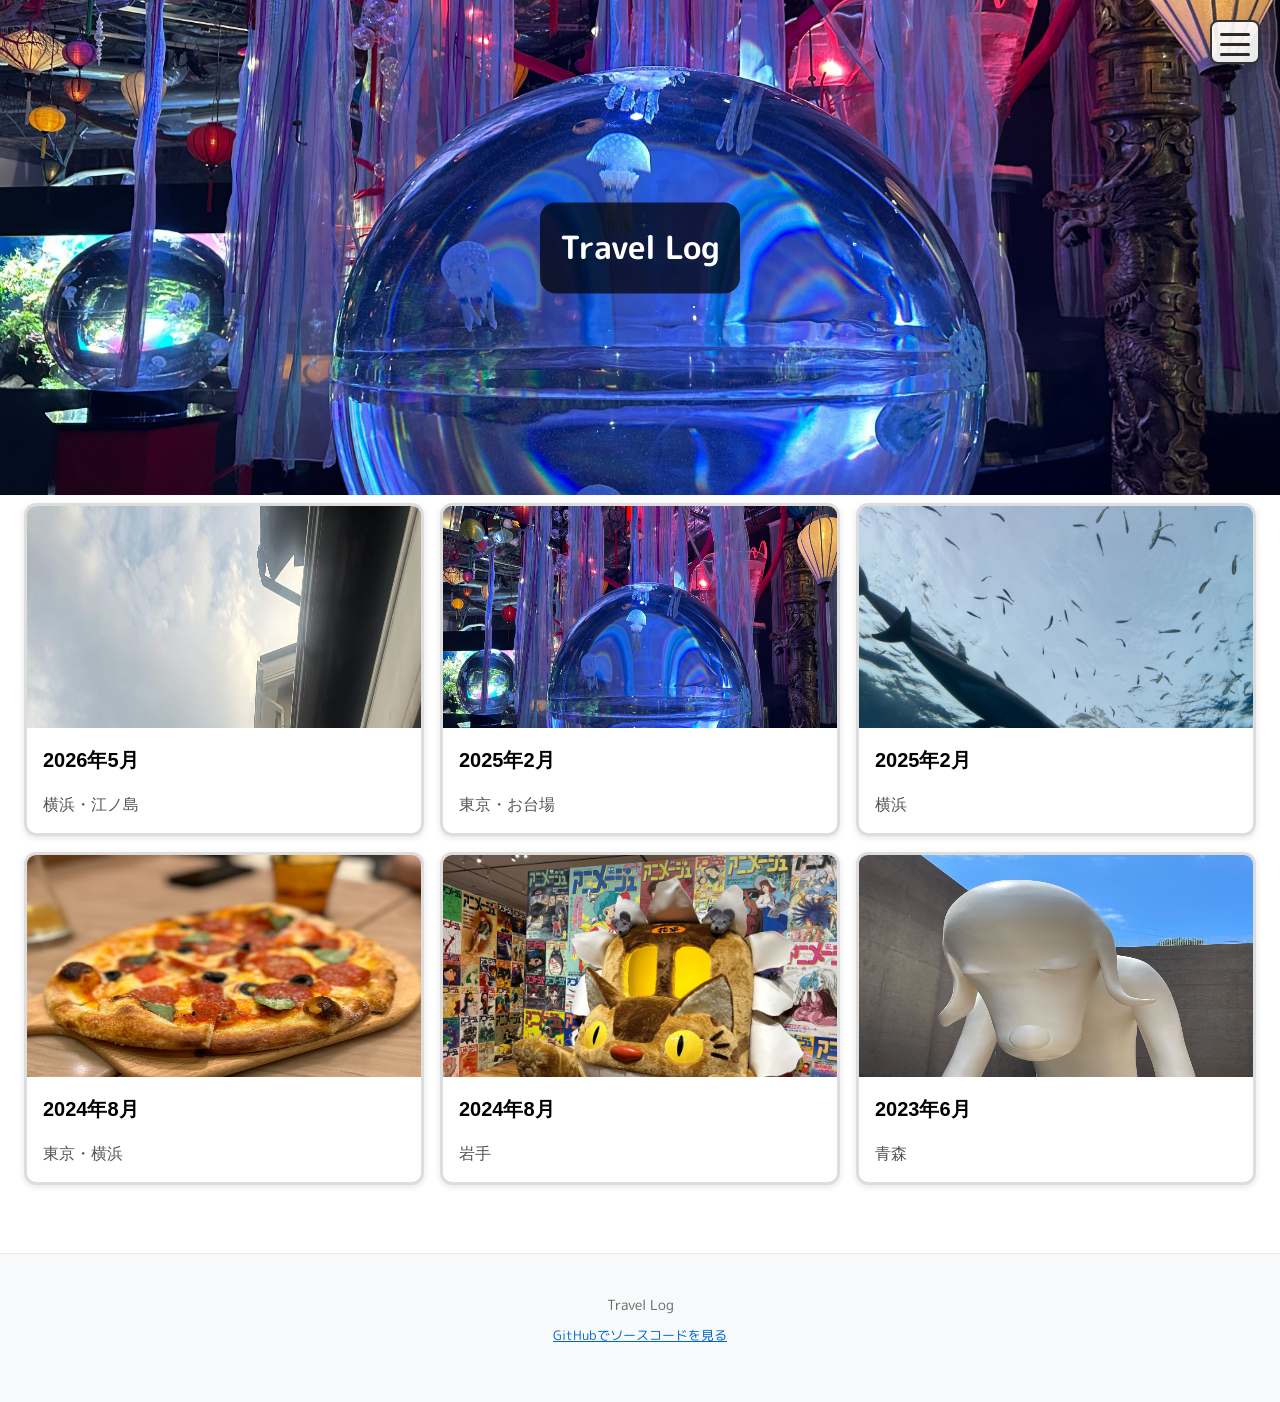
<file: index.html>
<!DOCTYPE html>
<html lang="ja">

<head>
  <meta charset="UTF-8" />
  <meta name="viewport" content="width=device-width, initial-scale=1.0" />
  <link rel="stylesheet" href="style.css" />
  <link rel="preconnect" href="https://fonts.googleapis.com" />
  <link rel="preconnect" href="https://fonts.gstatic.com" crossorigin />
  <link href="https://fonts.googleapis.com/css2?family=M+PLUS+Rounded+1c&display=swap" rel="stylesheet" />
  <title>TravelLog</title>
</head>

<body>
  <header class="header">
    <div class="home_title">
      <h1 class="title_text">Travel Log</h1>
    </div>

    <div class="hamburger_btn" id="hamburger" aria-label="メニューを開閉">
      <span></span>
      <span></span>
      <span></span>
    </div>

    <nav class="nav_menu" id="navMenu">
      <ul class="nav_list">
        <li class="nav_item"><a href="index.html" class="nav_link">ホーム</a></li>
        <li class="nav_item"><a href="202605Yokohama.html" class="nav_link">2026年5月 横浜・江ノ島</a></li>
        <li class="nav_item"><a href="202502Tokyo.html" class="nav_link">2025年2月 東京・お台場</a></li>
        <li class="nav_item"><a href="202502Yokohama.html" class="nav_link">2025年2月 横浜</a></li>
        <li class="nav_item"><a href="202408Tokyo.html" class="nav_link">2024年8月 東京・横浜</a></li>
        <li class="nav_item"><a href="202408Iwate.html" class="nav_link">2024年8月 岩手</a></li>
        <li class="nav_item"><a href="202306Aomori.html" class="nav_link">2023年6月 青森</a></li>
      </ul>
    </nav>
  </header>
  <main>

    <ul class="card_list">
      <li class="card">
        <a href="202605Yokohama.html" class="card-link">
          <div class="card_image">
            <img src="img/202605Yokohama/View_3.jpg" alt="建物の間からさす日光の写真" width="400" height="300" />
          </div>
          <h2>2026年5月</h2>
        </a>
        <p>横浜・江ノ島</p>
      </li>
      <li class="card">
        <a href="202502Tokyo.html" class="card-link">
          <div class="card_image">
            <img src="img/202502Tokyo/Aquarium_4.jpg" alt="和をモチーフにしたテラリウムの写真。中央に球形の水槽がある" width="400" height="300" />
          </div>
          <h2>2025年2月</h2>
        </a>
        <p>東京・お台場</p>
      </li>
      <li class="card">
        <a href="202502Yokohama.html" class="card-link">
          <div class="card_image">
            <img src="img/202502Yokohama/Aquarium_1.jpg" alt="イルカが泳ぐ写真" width="400" height="300" />
          </div>
          <h2>2025年2月</h2>
        </a>
        <p>横浜</p>
      </li>
      <li class="card">
        <a href="202408Tokyo.html" class="card-link">
          <div class="card_image">
            <img src="img/202408Tokyo/Food_2.jpg" alt="アクアリウム" width="400" height="300" />
          </div>
          <h2>2024年8月</h2>
        </a>
        <p>東京・横浜</p>
      </li>
      <li class="card">
        <a href="202408Iwate.html" class="card-link">
          <div class="card_image">
            <img src="img/202408Iwate/JiburiMuseum.jpg" alt="アクアリウム" width="400" height="300" />
          </div>
          <h2>2024年8月</h2>
        </a>
        <p>岩手</p>
      </li>
      <li class="card">
        <a href="202306Aomori.html" class="card-link">
          <div class="card_image">
            <img src="img/202306Aomori/ArtMuseum.jpg" alt="アクアリウム" width="400" height="300" />
          </div>
          <h2>2023年6月</h2>
        </a>
        <p>青森</p>
      </li>
    </ul>
  </main>
</body>

<footer class="footer"
  style="text-align: center; padding: 40px 20px; background-color: #f8f9fa; color: #666; margin-top: 60px; border-top: 1px solid #eaeaea;">
  <p style="font-size: 0.9rem; margin-bottom: 8px;">Travel Log</p>
  <p style="font-size: 0.8rem; margin-bottom: 16px;">
    <a href="https://github.com/syou-00/syou-00.github.io" target="_blank" rel="noopener noreferrer"
      style="color: #0066cc; text-decoration: underline;">GitHubでソースコードを見る</a>
  </p>
</footer>

<script src="script.js"></script>
</script>

</html>
</file>
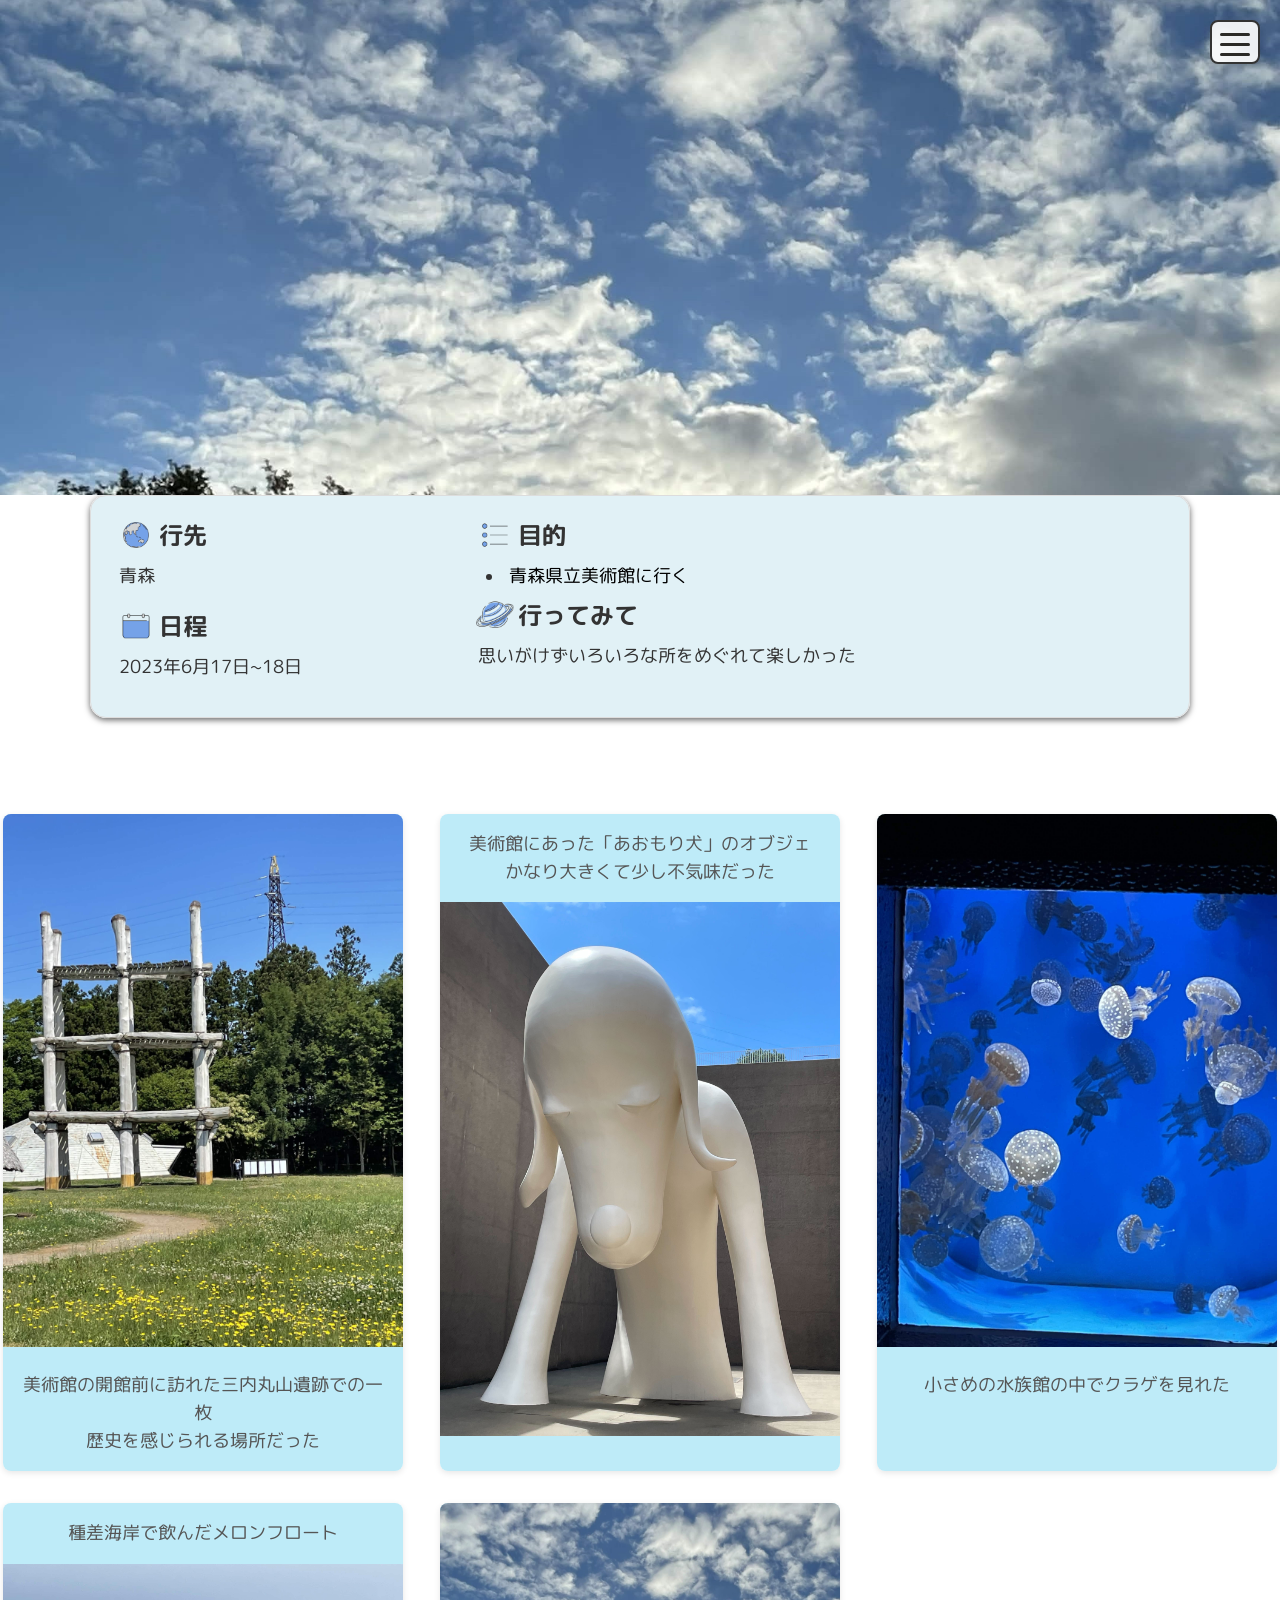
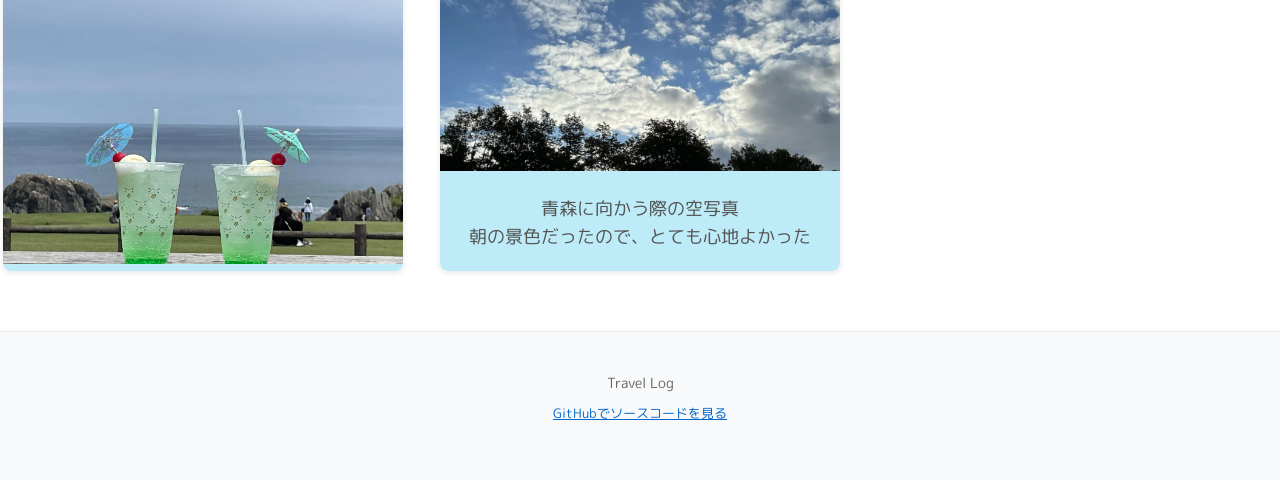
<file: 202306Aomori.html>
<!DOCTYPE html>
<html lang="ja">

<head>
    <meta charset="UTF-8" />
    <meta name="viewport" content="width=device-width, initial-scale=1.0" />
    <link rel="stylesheet" href="style.css" />
    <link rel="preconnect" href="https://fonts.googleapis.com" />
    <link rel="preconnect" href="https://fonts.gstatic.com" crossorigin />
    <link href="https://fonts.googleapis.com/css2?family=M+PLUS+Rounded+1c&display=swap" rel="stylesheet" />
    <title>Travel Log - 2023年6月 青森</title>
</head>

<body>
    <header class="header">
        <button class="hamburger_btn" id="hamburger" aria-label="メニューを開閉">
            <span></span>
            <span></span>
            <span></span>
        </button>

        <nav class="nav_menu" id="navMenu">
            <ul class="nav_list">
                <li class="nav_item"><a href="index.html" class="nav_link">ホーム</a></li>
                <li class="nav_item"><a href="202605Yokohama.html" class="nav_link">2026年5月 横浜・江ノ島</a></li>
                <li class="nav_item"><a href="202502Tokyo.html" class="nav_link">2025年2月 東京・お台場</a></li>
                <li class="nav_item"><a href="202502Yokohama.html" class="nav_link">2025年2月 横浜</a></li>
                <li class="nav_item"><a href="202408Tokyo.html" class="nav_link">2024年8月 東京・横浜</a></li>
                <li class="nav_item"><a href="202408Iwate.html" class="nav_link">2024年8月 岩手</a></li>
                <li class="nav_item"><a href="202306Aomori.html" class="nav_link">2023年6月 青森</a></li>
            </ul>
        </nav>
    </header>

    <main>
        <section class="page_header" style="background-image: url('img/202306Aomori/Sky_1.jpg');">
        </section>

        <section class="trip_info_cont">
            <div class="trip_left-section">
                <div class="trip_topic">
                    <h2 class="trip_label goto">行先</h2>
                    <p class="trip_value">青森</p>
                    <h2 class="trip_label data">日程</h2>
                    <p class="trip_value">2023年6月17日~18日</p>
                </div>
            </div>
            <div class="trip_right-section">
                <div class="trip_plan_li">
                    <h2 class="trip_label plan">目的</h2>
                    <ul>
                        <li>
                            <p class="trip_value">
                                <a>青森県立美術館に行く</a>
                            </p>
                        </li>
                    </ul>
                </div>
                <div class="trip_topic">
                    <h2 class="trip_label memo">行ってみて</h2>
                    <p class="trip_value">思いがけずいろいろな所をめぐれて楽しかった</p>
                </div>
            </div>
        </section>

        <section class="photo_slider_section">
            <div class="slider_container">
                <div class="slider_track_wrapper">
                    <div class="photo_list slider_track" id="sliderTrack">
                        <div class="photo_item">
                            <img src="img/202306Aomori/ruins_1.jpg" alt="三内丸山遺跡内の建造物の写真" width="400" height="300" />
                            <p class="photo_text">美術館の開館前に訪れた三内丸山遺跡での一枚<br>歴史を感じられる場所だった</p>
                        </div>
                        <div class="photo_item">
                            <p class="photo_text">美術館にあった「あおもり犬」のオブジェ<br>かなり大きくて少し不気味だった</p>
                            <img src="img/202306Aomori/ArtMuseum.jpg" alt="美術館にあった「あおもり犬」のオブジェ 大きくて白い犬が屋外に設置されている"
                                width="400" height="300" />
                        </div>
                        <div class="photo_item">
                            <img src="img/202306Aomori/Aquarium_1.jpg" alt="クラゲの水槽の写真" width="400" height="300" />
                            <p class="photo_text">小さめの水族館の中でクラゲを見れた</p>
                        </div>
                        <div class="photo_item">
                            <p class="photo_text">種差海岸で飲んだメロンフロート</p>
                            <img src="img/202306Aomori/Food_1.jpg" alt="小さい傘のささったメロンフロートの写真" width="400" height="300" />
                        </div>
                        <div class="photo_item">
                            <img src="img/202306Aomori/Sky_1.jpg" alt="晴天の写真 雲がまばらにある" width="400" height="300" />
                            <p class="photo_text">青森に向かう際の空写真<br>朝の景色だったので、とても心地よかった</p>
                        </div>
                    </div>
                </div>
            </div>
        </section>


    </main>

    <footer class="footer"
        style="text-align: center; padding: 40px 20px; background-color: #f8f9fa; color: #666; margin-top: 60px; border-top: 1px solid #eaeaea;">
        <p style="font-size: 0.9rem; margin-bottom: 8px;">Travel Log</p>
        <p style="font-size: 0.8rem; margin-bottom: 16px;">
            <a href="https://github.com/syou-00/syou-00.github.io" target="_blank" rel="noopener noreferrer"
                style="color: #0066cc; text-decoration: underline;">GitHubでソースコードを見る</a>
        </p>
    </footer>

    <div id="imageModal" class="modal">
        <span class="close">&times;</span>

        <button class="modal_btn modal_prev" id="modalPrev" aria-label="前の画像へ">&#10094;</button>
        <img class="modal-content" id="modalImage" alt="拡大画像">
        <button class="modal_btn modal_next" id="modalNext" aria-label="次の画像へ">&#10095;</button>
    </div>


    <script src="script.js"></script>

    <button class="back_to_top" id="backToTop" aria-label="ページ上部へ戻る">
        <svg class="top_arrow_icon" viewBox="0 0 24 24" width="22" height="22" stroke="currentColor" stroke-width="2.5"
            fill="none" stroke-linecap="round" stroke-linejoin="round">
            <line x1="12" y1="19" x2="12" y2="5"></line>
            <polyline points="5 12 12 5 19 12"></polyline>
        </svg>
    </button>

</body>

</html>
</file>
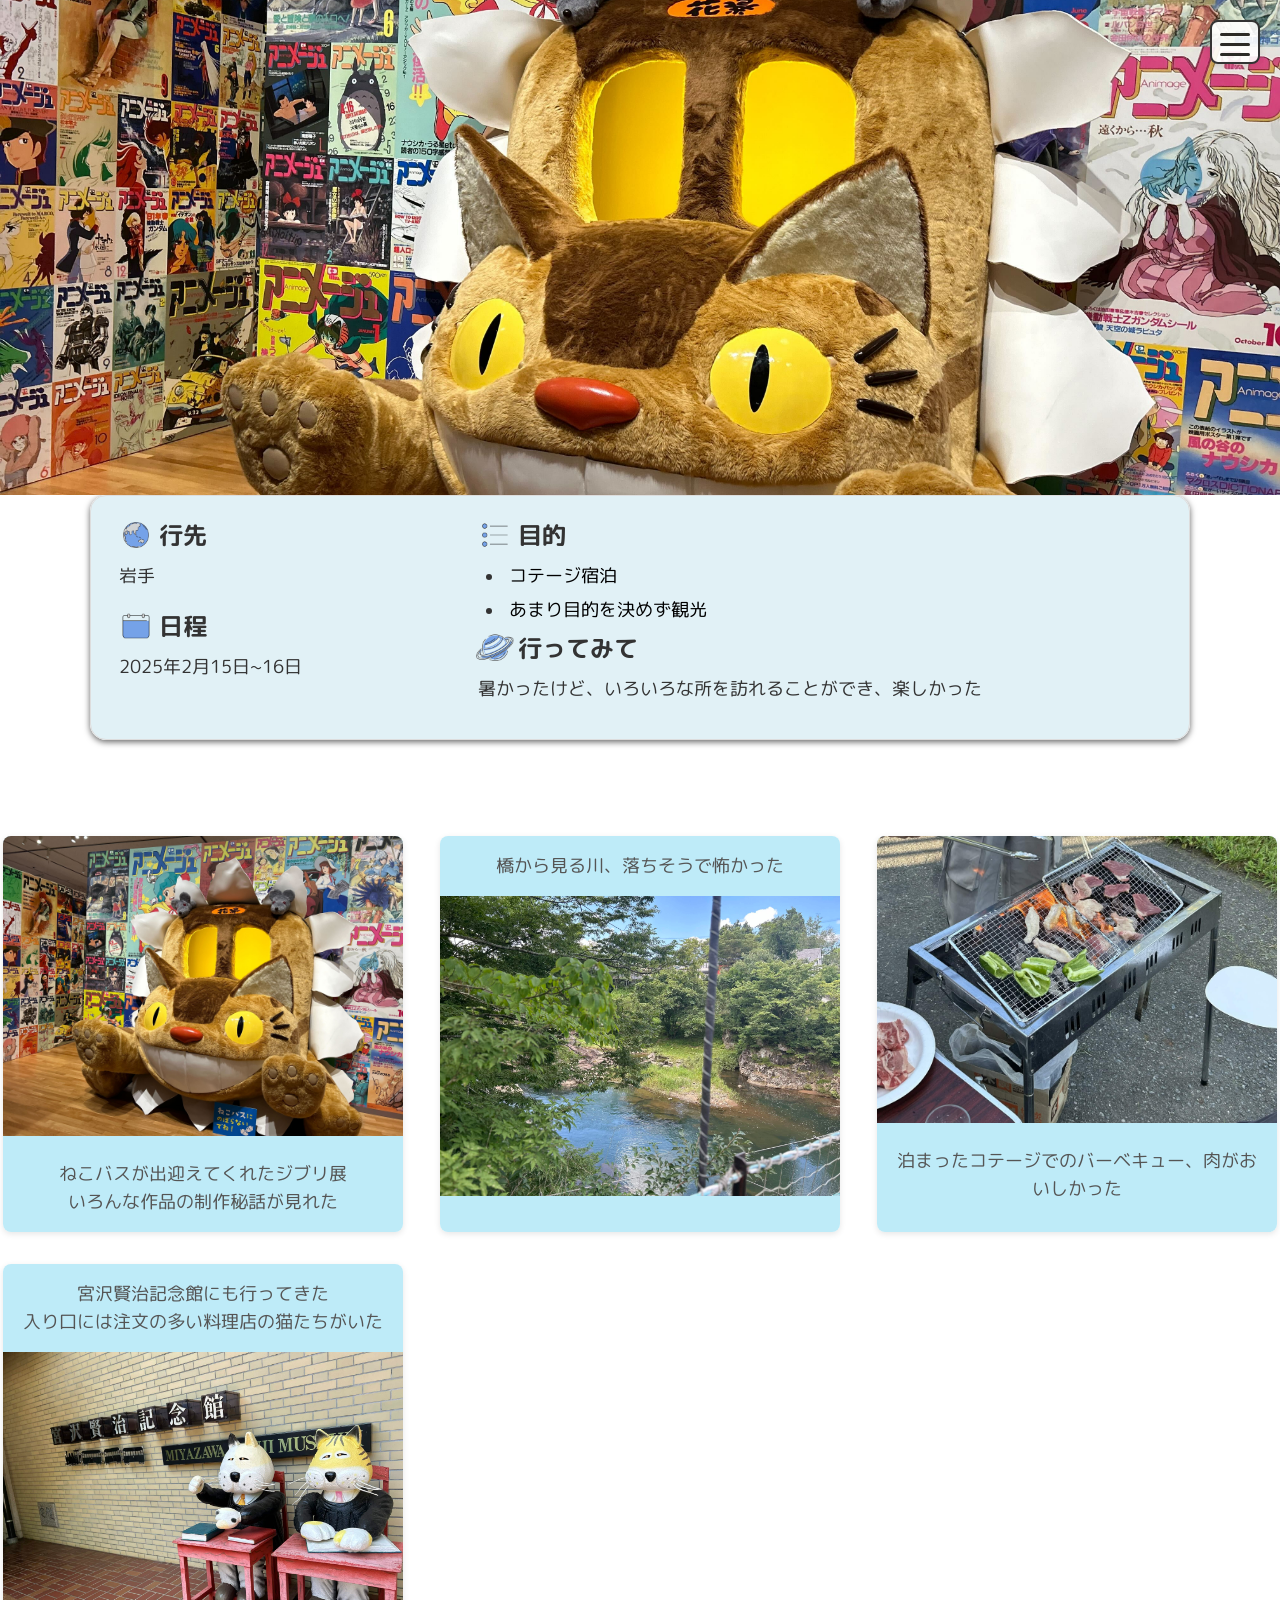
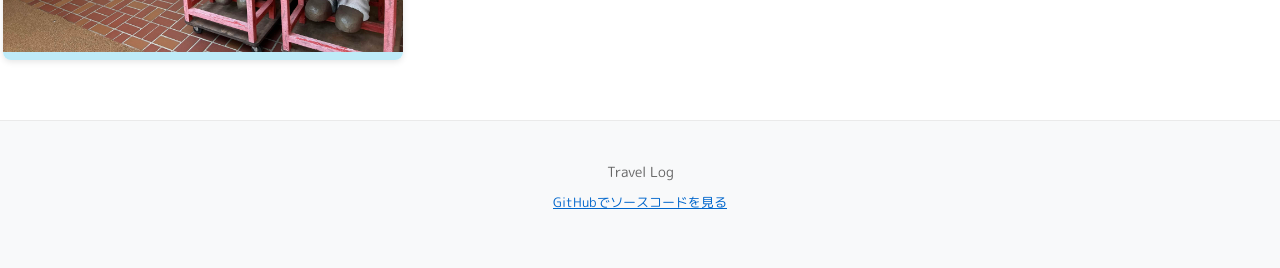
<file: 202408Iwate.html>
<!DOCTYPE html>
<html lang="ja">

<head>
    <meta charset="UTF-8" />
    <meta name="viewport" content="width=device-width, initial-scale=1.0" />
    <link rel="stylesheet" href="style.css" />
    <link rel="preconnect" href="https://fonts.googleapis.com" />
    <link rel="preconnect" href="https://fonts.gstatic.com" crossorigin />
    <link href="https://fonts.googleapis.com/css2?family=M+PLUS+Rounded+1c&display=swap" rel="stylesheet" />
    <title>Travel Log - 2024年8月 岩手</title>
</head>

<body>
    <header class="header">
        <button class="hamburger_btn" id="hamburger" aria-label="メニューを開閉">
            <span></span>
            <span></span>
            <span></span>
        </button>

        <nav class="nav_menu" id="navMenu">
            <ul class="nav_list">
                <li class="nav_item"><a href="index.html" class="nav_link">ホーム</a></li>
                <li class="nav_item"><a href="202605Yokohama.html" class="nav_link">2026年5月 横浜・江ノ島</a></li>
                <li class="nav_item"><a href="202502Tokyo.html" class="nav_link">2025年2月 東京・お台場</a></li>
                <li class="nav_item"><a href="202502Yokohama.html" class="nav_link">2025年2月 横浜</a></li>
                <li class="nav_item"><a href="202408Tokyo.html" class="nav_link">2024年8月 東京・横浜</a></li>
                <li class="nav_item"><a href="202408Iwate.html" class="nav_link">2024年8月 岩手</a></li>
                <li class="nav_item"><a href="202306Aomori.html" class="nav_link">2023年6月 青森</a></li>
            </ul>
        </nav>
    </header>

    <main>
        <section class="page_header" style="background-image: url('img/202408Iwate/JiburiMuseum.jpg');">
        </section>

        <section class="trip_info_cont">
            <div class="trip_left-section">
                <div class="trip_topic">
                    <h2 class="trip_label goto">行先</h2>
                    <p class="trip_value">岩手</p>
                    <h2 class="trip_label data">日程</h2>
                    <p class="trip_value">2025年2月15日~16日</p>
                </div>
            </div>
            <div class="trip_right-section">
                <div class="trip_plan_li">
                    <h2 class="trip_label plan">目的</h2>
                    <ul>
                        <li>
                            <p class="trip_value">
                                <a>コテージ宿泊</a>
                            </p>
                        </li>
                        <li>
                            <p class="trip_value">
                                <a>あまり目的を決めず観光</a>
                            </p>
                        </li>
                    </ul>
                </div>
                <div class="trip_topic">
                    <h2 class="trip_label memo">行ってみて</h2>
                    <p class="trip_value">暑かったけど、いろいろな所を訪れることができ、楽しかった</p>
                </div>
            </div>
        </section>

        <section class="photo_slider_section">
            <div class="slider_container">
                <div class="slider_track_wrapper">
                    <div class="photo_list slider_track" id="sliderTrack">
                        <div class="photo_item">
                            <img src="img/202408Iwate/JiburiMuseum.jpg" alt="ジブリ展で飾られていた、猫バスというキャラクターのオブジェ" width="400"
                                height="300" />
                            <p class="photo_text">ねこバスが出迎えてくれたジブリ展<br>いろんな作品の制作秘話が見れた</p>
                        </div>
                        <div class="photo_item">
                            <p class="photo_text">橋から見る川、落ちそうで怖かった</p>
                            <img src="img/202408Iwate/Site_1.jpg" alt="森の中の川の写真" width="400" height="300" />
                        </div>
                        <div class="photo_item">
                            <img src="img/202408Iwate/BBQ_1.jpg" alt="屋外でバーベキューセットを使用して肉野菜を焼いているところ" width="400"
                                height="300" />
                            <p class="photo_text">泊まったコテージでのバーベキュー、肉がおいしかった</p>
                        </div>
                        <div class="photo_item">
                            <p class="photo_text">宮沢賢治記念館にも行ってきた<br>入り口には注文の多い料理店の猫たちがいた</p>
                            <img src="img/202408Iwate/MiyazawaMuseum.jpg" alt="宮沢賢治記念館の入り口の写真。注文の多い料理店に登場する猫のオブジェがあった"
                                width="400" height="300" />
                        </div>
                    </div>
                </div>
            </div>
        </section>


    </main>

    <footer class="footer"
        style="text-align: center; padding: 40px 20px; background-color: #f8f9fa; color: #666; margin-top: 60px; border-top: 1px solid #eaeaea;">
        <p style="font-size: 0.9rem; margin-bottom: 8px;">Travel Log</p>
        <p style="font-size: 0.8rem; margin-bottom: 16px;">
            <a href="https://github.com/syou-00/syou-00.github.io" target="_blank" rel="noopener noreferrer"
                style="color: #0066cc; text-decoration: underline;">GitHubでソースコードを見る</a>
        </p>
    </footer>

    <div id="imageModal" class="modal">
        <span class="close">&times;</span>

        <button class="modal_btn modal_prev" id="modalPrev" aria-label="前の画像へ">&#10094;</button>
        <img class="modal-content" id="modalImage" alt="拡大画像">
        <button class="modal_btn modal_next" id="modalNext" aria-label="次の画像へ">&#10095;</button>
    </div>


    <script src="script.js"></script>

    <button class="back_to_top" id="backToTop" aria-label="ページ上部へ戻る">
        <svg class="top_arrow_icon" viewBox="0 0 24 24" width="22" height="22" stroke="currentColor" stroke-width="2.5"
            fill="none" stroke-linecap="round" stroke-linejoin="round">
            <line x1="12" y1="19" x2="12" y2="5"></line>
            <polyline points="5 12 12 5 19 12"></polyline>
        </svg>
    </button>

</body>

</html>
</file>
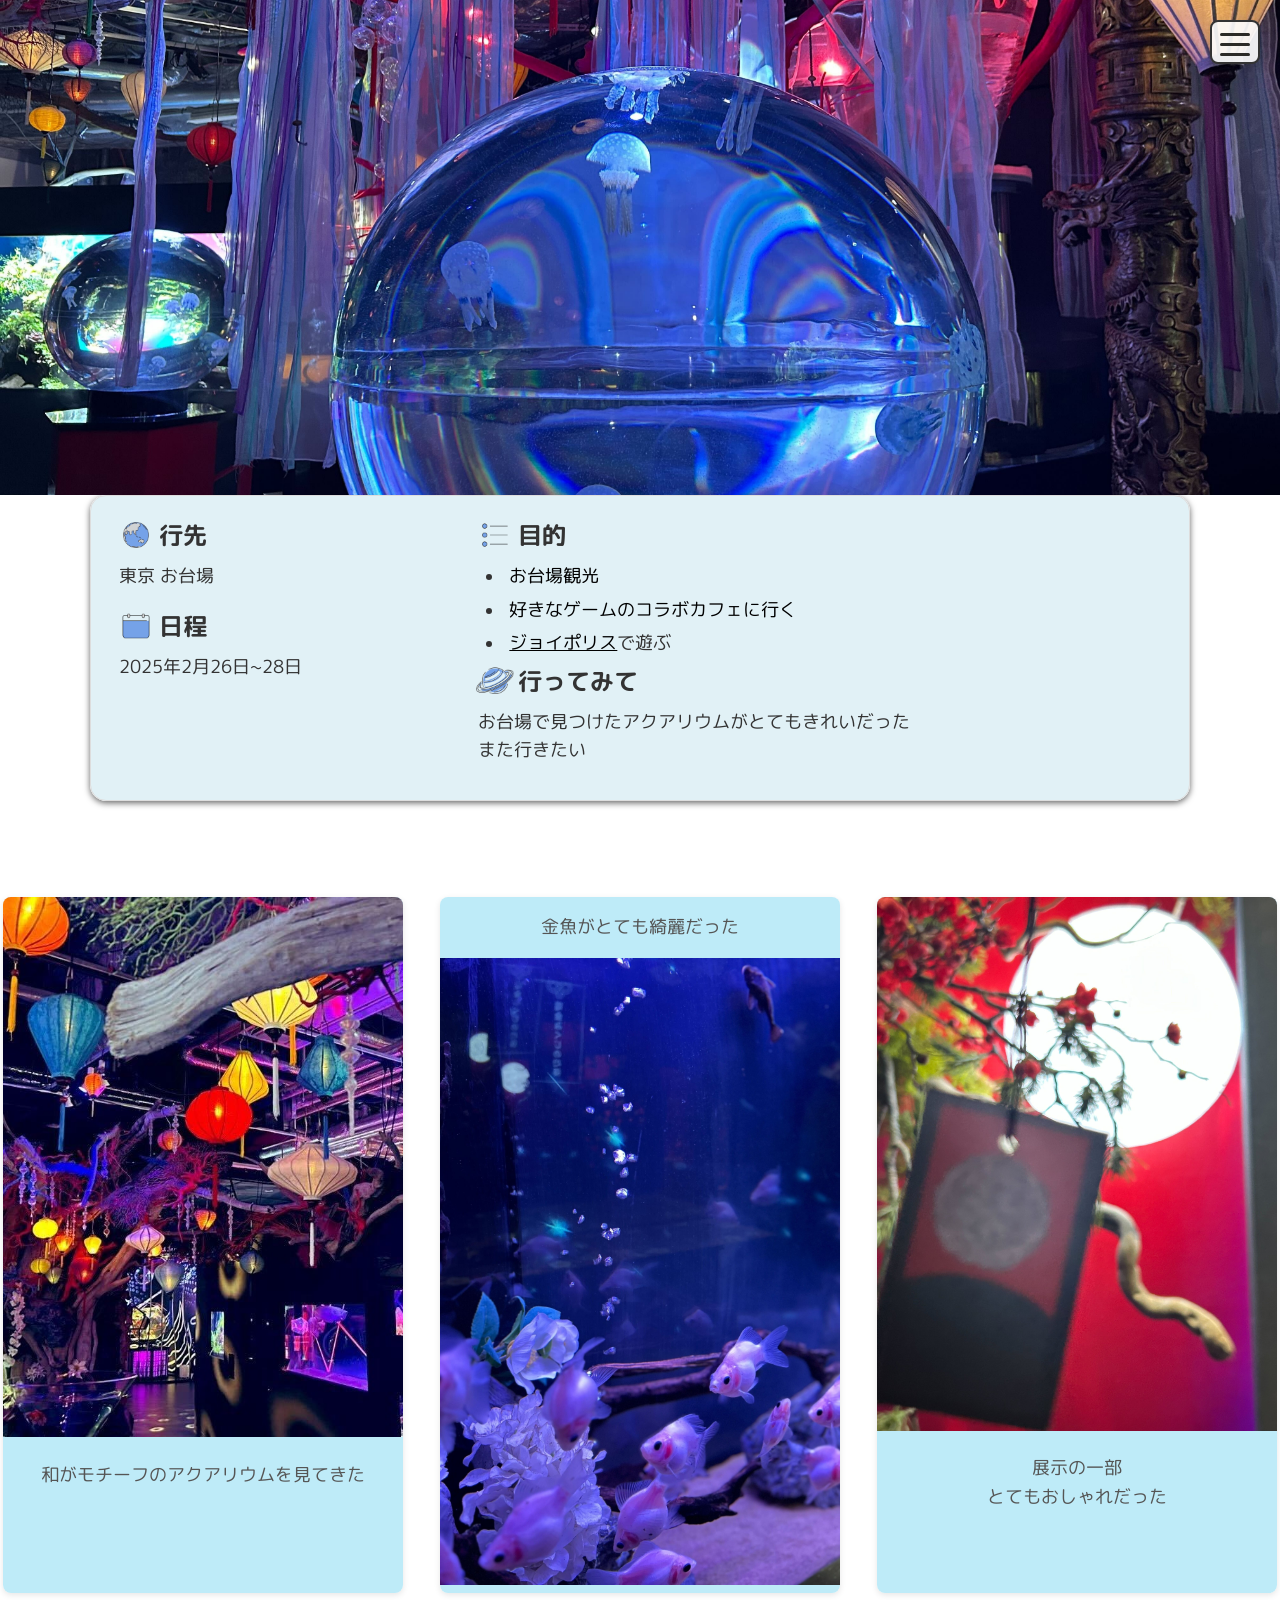
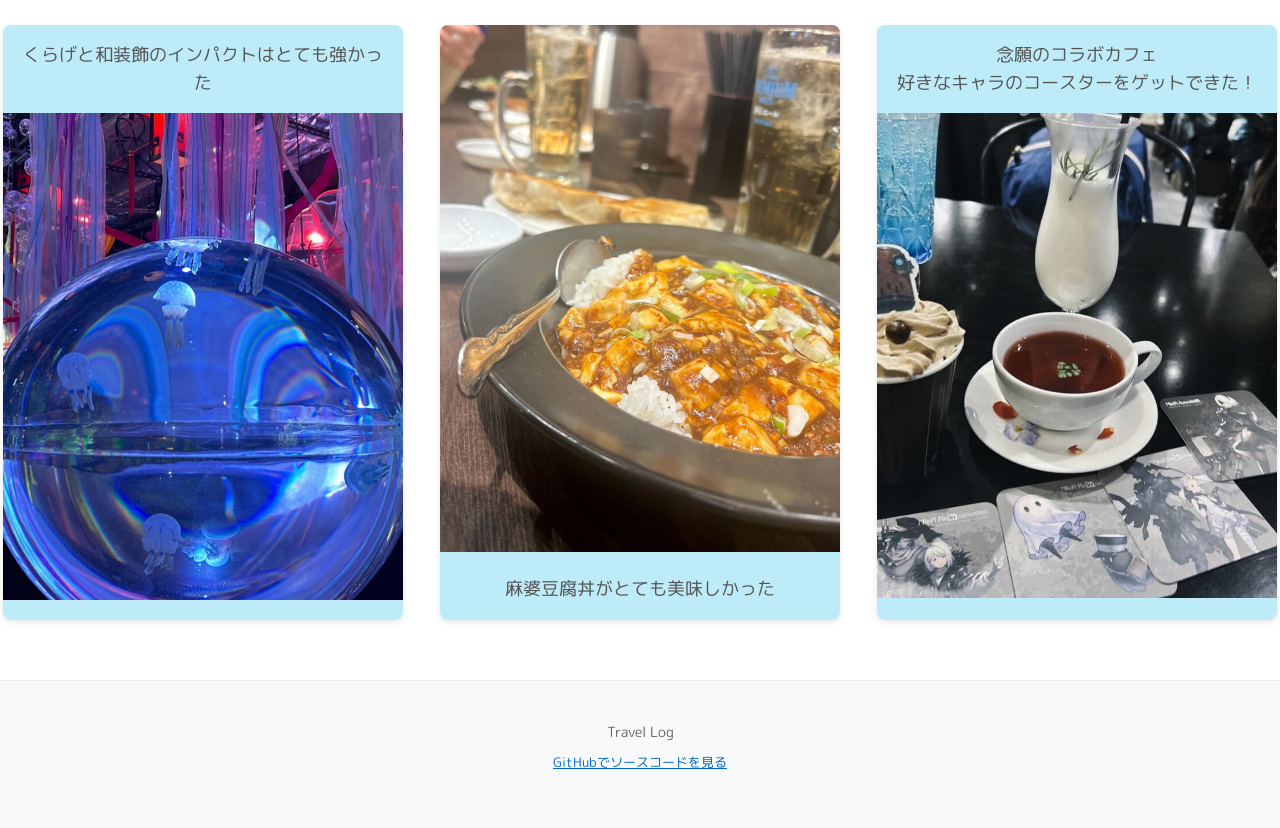
<file: 202502Tokyo.html>
<!DOCTYPE html>
<html lang="ja">

<head>
    <meta charset="UTF-8" />
    <meta name="viewport" content="width=device-width, initial-scale=1.0" />
    <link rel="stylesheet" href="style.css" />
    <link rel="preconnect" href="https://fonts.googleapis.com" />
    <link rel="preconnect" href="https://fonts.gstatic.com" crossorigin />
    <link href="https://fonts.googleapis.com/css2?family=M+PLUS+Rounded+1c&display=swap" rel="stylesheet" />
    <title>Travel Log - 2025年2月 東京</title>
</head>

<body>
    <header class="header">
        <button class="hamburger_btn" id="hamburger" aria-label="メニューを開閉">
            <span></span>
            <span></span>
            <span></span>
        </button>

        <nav class="nav_menu" id="navMenu">
            <ul class="nav_list">
                <li class="nav_item"><a href="index.html" class="nav_link">ホーム</a></li>
                <li class="nav_item"><a href="202605Yokohama.html" class="nav_link">2026年5月 横浜・江ノ島</a></li>
                <li class="nav_item"><a href="202502Tokyo.html" class="nav_link">2025年2月 東京・お台場</a></li>
                <li class="nav_item"><a href="202502Yokohama.html" class="nav_link">2025年2月 横浜</a></li>
                <li class="nav_item"><a href="202408Tokyo.html" class="nav_link">2024年8月 東京・横浜</a></li>
                <li class="nav_item"><a href="202408Iwate.html" class="nav_link">2024年8月 岩手</a></li>
                <li class="nav_item"><a href="202306Aomori.html" class="nav_link">2023年6月 青森</a></li>
            </ul>
        </nav>
    </header>

    <main>
        <section class="page_header" style="background-image: url('img/202502Tokyo/Aquarium_4.jpg');">
        </section>

        <section class="trip_info_cont">
            <div class="trip_left-section">
                <div class="trip_topic">
                    <h2 class="trip_label goto">行先</h2>
                    <p class="trip_value">東京 お台場</p>
                    <h2 class="trip_label data">日程</h2>
                    <p class="trip_value">2025年2月26日~28日</p>
                </div>
            </div>
            <div class="trip_right-section">
                <div class="trip_plan_li">
                    <h2 class="trip_label plan">目的</h2>
                    <ul>
                        <li>
                            <p class="trip_value">
                                <a>お台場観光</a>
                            </p>
                        </li>
                        <li>
                            <p class="trip_value">
                                <a>好きなゲームのコラボカフェに行く</a>
                            </p>
                        </li>
                        <li>
                            <p class="trip_value">
                                <a href="https://tokyo-joypolis.com/" class="shop_link">ジョイポリス</a>で遊ぶ
                            </p>
                        </li>
                    </ul>
                </div>
                <div class="trip_topic">
                    <h2 class="trip_label memo">行ってみて</h2>
                    <p class="trip_value">お台場で見つけたアクアリウムがとてもきれいだった<br>また行きたい</p>
                </div>
            </div>
        </section>

        <section class="photo_slider_section">
            <div class="slider_container">
                <div class="slider_track_wrapper">
                    <div class="photo_list slider_track" id="sliderTrack">
                        <div class="photo_item">
                            <img src="img/202502Tokyo/Aquarium_3.jpg" alt="ライトアップされた水槽の手前に色とりどりの提灯がつるされている写真"
                                width="400" height="300" />
                            <p class="photo_text">和がモチーフのアクアリウムを見てきた</p>
                        </div>
                        <div class="photo_item">
                            <p class="photo_text">金魚がとても綺麗だった</p>
                            <img src="img/202502Tokyo/Aquarium_1.jpg" alt="水槽内にいる金魚の写真" width="400" height="300" />
                        </div>
                        <div class="photo_item">
                            <img src="img/202502Tokyo/Aquarium_2.jpg" alt="花札の一枚が木からつるされており、後ろから照明の光がさしている写真"
                                width="400" height="300" />
                            <p class="photo_text">展示の一部<br>とてもおしゃれだった</p>
                        </div>
                        <div class="photo_item">
                            <p class="photo_text">くらげと和装飾のインパクトはとても強かった</p>
                            <img src="img/202502Tokyo/Aquarium_5.jpg" alt="球体のくらげ水槽の後ろに和風の装飾が垂らされている写真" width="400"
                                height="300" />
                        </div>
                        <div class="photo_item">
                            <img src="img/202502Tokyo/Food_1.jpg" alt="麻婆豆腐丼の写真" width="400" height="300" />
                            <p class="photo_text">麻婆豆腐丼がとても美味しかった</p>
                        </div>
                        <div class="photo_item">
                            <p class="photo_text">念願のコラボカフェ<br>好きなキャラのコースターをゲットできた！</p>
                            <img src="img/202502Tokyo/Food_2.jpg" alt="奥に白色の飲み物、中間に紅茶、手前にNieRというゲームのコースターが並んでいる写真"
                                width="400" height="300" />
                        </div>
                    </div>
                </div>
            </div>
        </section>


    </main>

    <footer class="footer"
        style="text-align: center; padding: 40px 20px; background-color: #f8f9fa; color: #666; margin-top: 60px; border-top: 1px solid #eaeaea;">
        <p style="font-size: 0.9rem; margin-bottom: 8px;">Travel Log</p>
        <p style="font-size: 0.8rem; margin-bottom: 16px;">
            <a href="https://github.com/syou-00/syou-00.github.io" target="_blank" rel="noopener noreferrer"
                style="color: #0066cc; text-decoration: underline;">GitHubでソースコードを見る</a>
        </p>
    </footer>

    <div id="imageModal" class="modal">
        <span class="close">&times;</span>

        <button class="modal_btn modal_prev" id="modalPrev" aria-label="前の画像へ">&#10094;</button>
        <img class="modal-content" id="modalImage" alt="拡大画像">
        <button class="modal_btn modal_next" id="modalNext" aria-label="次の画像へ">&#10095;</button>
    </div>


    <script src="script.js"></script>

    <button class="back_to_top" id="backToTop" aria-label="ページ上部へ戻る">
        <svg class="top_arrow_icon" viewBox="0 0 24 24" width="22" height="22" stroke="currentColor" stroke-width="2.5"
            fill="none" stroke-linecap="round" stroke-linejoin="round">
            <line x1="12" y1="19" x2="12" y2="5"></line>
            <polyline points="5 12 12 5 19 12"></polyline>
        </svg>
    </button>

</body>

</html>
</file>
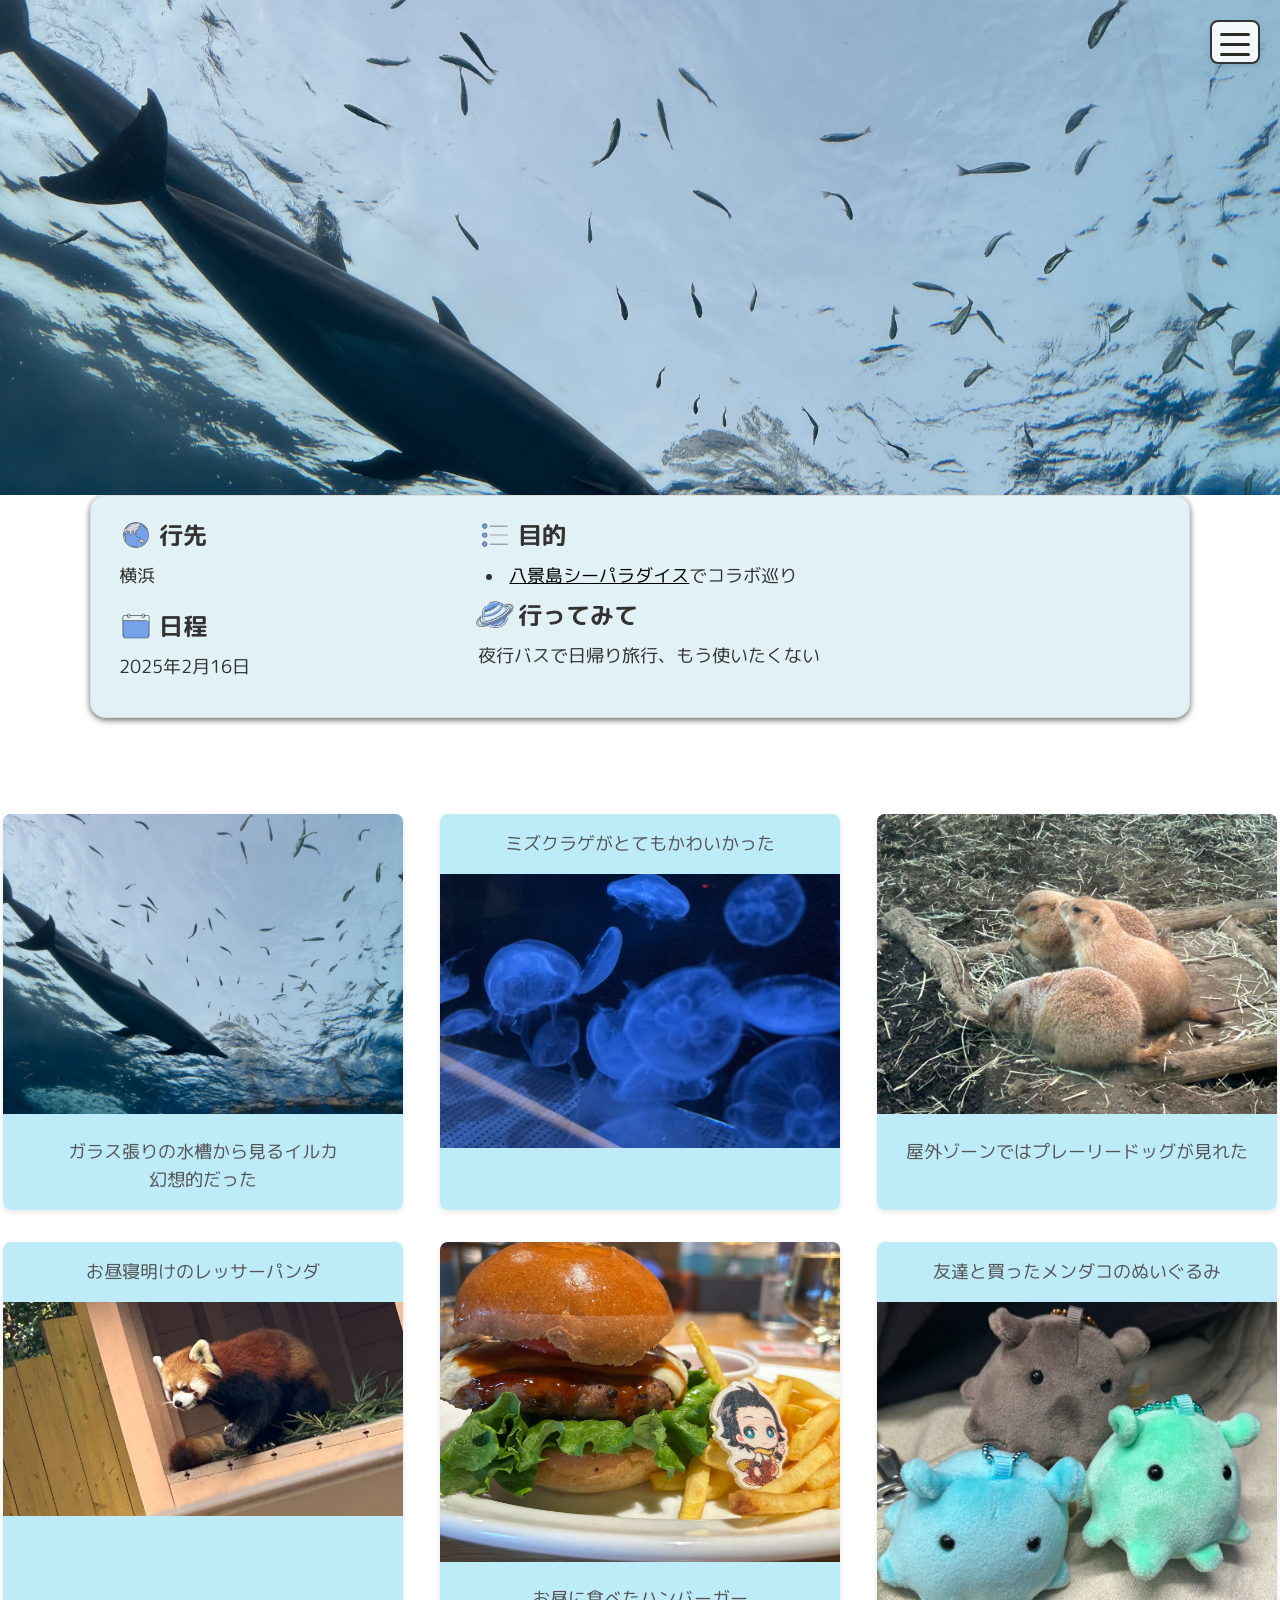
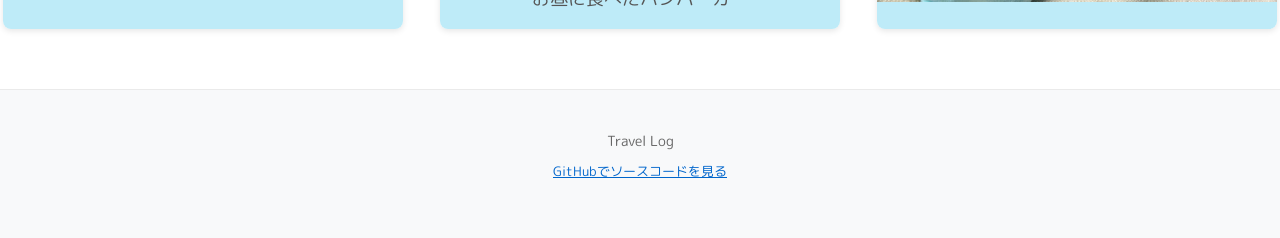
<file: 202502Yokohama.html>
<!DOCTYPE html>
<html lang="ja">

<head>
    <meta charset="UTF-8" />
    <meta name="viewport" content="width=device-width, initial-scale=1.0" />
    <link rel="stylesheet" href="style.css" />
    <link rel="preconnect" href="https://fonts.googleapis.com" />
    <link rel="preconnect" href="https://fonts.gstatic.com" crossorigin />
    <link href="https://fonts.googleapis.com/css2?family=M+PLUS+Rounded+1c&display=swap" rel="stylesheet" />
    <title>Travel Log - 2025年2月 横浜</title>
</head>

<body>
    <header class="header">
        <button class="hamburger_btn" id="hamburger" aria-label="メニューを開閉">
            <span></span>
            <span></span>
            <span></span>
        </button>

        <nav class="nav_menu" id="navMenu">
            <ul class="nav_list">
                <li class="nav_item"><a href="index.html" class="nav_link">ホーム</a></li>
                <li class="nav_item"><a href="202605Yokohama.html" class="nav_link">2026年5月 横浜・江ノ島</a></li>
                <li class="nav_item"><a href="202502Tokyo.html" class="nav_link">2025年2月 東京・お台場</a></li>
                <li class="nav_item"><a href="202502Yokohama.html" class="nav_link">2025年2月 横浜</a></li>
                <li class="nav_item"><a href="202408Tokyo.html" class="nav_link">2024年8月 東京・横浜</a></li>
                <li class="nav_item"><a href="202408Iwate.html" class="nav_link">2024年8月 岩手</a></li>
                <li class="nav_item"><a href="202306Aomori.html" class="nav_link">2023年6月 青森</a></li>
            </ul>
        </nav>
    </header>

    <main>
        <section class="page_header" style="background-image: url('img/202502Yokohama/Aquarium_1.jpg');">
        </section>

        <section class="trip_info_cont">
            <div class="trip_left-section">
                <div class="trip_topic">
                    <h2 class="trip_label goto">行先</h2>
                    <p class="trip_value">横浜</p>
                    <h2 class="trip_label data">日程</h2>
                    <p class="trip_value">2025年2月16日</p>
                </div>
            </div>
            <div class="trip_right-section">
                <div class="trip_plan_li">
                    <h2 class="trip_label plan">目的</h2>
                    <ul>
                        <li>
                            <p class="trip_value">
                                <a href="https://www.seaparadise.co.jp/index.html" class="shop_link" target="_blank"
                                    rel="noopener noreferrer">八景島シーパラダイス</a>でコラボ巡り
                            </p>
                        </li>
                    </ul>
                </div>
                <div class="trip_topic">
                    <h2 class="trip_label memo">行ってみて</h2>
                    <p class="trip_value">夜行バスで日帰り旅行、もう使いたくない</p>
                </div>
            </div>
        </section>

        <section class="photo_slider_section">
            <div class="slider_container">
                <div class="slider_track_wrapper">
                    <div class="photo_list slider_track" id="sliderTrack">
                        <div class="photo_item">
                            <img src="img/202502Yokohama/Aquarium_1.jpg" alt="泳いでいるイルカを下から写した写真" width="400"
                                height="300" />
                            <p class="photo_text">ガラス張りの水槽から見るイルカ<br>幻想的だった</p>
                        </div>
                        <div class="photo_item">
                            <p class="photo_text">ミズクラゲがとてもかわいかった</p>
                            <img src="img/202502Yokohama/Aquarium_4.jpg" alt="クラゲの水槽の写真" width="400" height="300" />
                        </div>
                        <div class="photo_item">
                            <img src="img/202502Yokohama/Aquarium_2.jpg" alt="群れているプレーリードッグの写真" width="400"
                                height="300" />
                            <p class="photo_text">屋外ゾーンではプレーリードッグが見れた</p>
                        </div>
                        <div class="photo_item">
                            <p class="photo_text">お昼寝明けのレッサーパンダ</p>
                            <img src="img/202502Yokohama/Aquarium_3.jpg" alt="レッサーパンダの写真" width="400" height="300" />
                        </div>
                        <div class="photo_item">
                            <img src="img/202502Yokohama/Food.jpg" alt="ハンバーガーとポテトが同じ皿に乗っている写真" width="400"
                                height="300" />
                            <p class="photo_text">お昼に食べたハンバーガー</p>
                        </div>
                        <div class="photo_item">
                            <p class="photo_text">友達と買ったメンダコのぬいぐるみ</p>
                            <img src="img/202502Yokohama/Goods.jpg" alt="黒、水色、薄緑のメンダコのぬいぐるみの写真" width="400"
                                height="300" />
                        </div>
                    </div>
                </div>
            </div>
        </section>


    </main>

    <footer class="footer"
        style="text-align: center; padding: 40px 20px; background-color: #f8f9fa; color: #666; margin-top: 60px; border-top: 1px solid #eaeaea;">
        <p style="font-size: 0.9rem; margin-bottom: 8px;">Travel Log</p>
        <p style="font-size: 0.8rem; margin-bottom: 16px;">
            <a href="https://github.com/syou-00/syou-00.github.io" target="_blank" rel="noopener noreferrer"
                style="color: #0066cc; text-decoration: underline;">GitHubでソースコードを見る</a>
        </p>
    </footer>

    <div id="imageModal" class="modal">
        <span class="close">&times;</span>

        <button class="modal_btn modal_prev" id="modalPrev" aria-label="前の画像へ">&#10094;</button>
        <img class="modal-content" id="modalImage" alt="拡大画像">
        <button class="modal_btn modal_next" id="modalNext" aria-label="次の画像へ">&#10095;</button>
    </div>


    <script src="script.js"></script>

    <button class="back_to_top" id="backToTop" aria-label="ページ上部へ戻る">
        <svg class="top_arrow_icon" viewBox="0 0 24 24" width="22" height="22" stroke="currentColor" stroke-width="2.5"
            fill="none" stroke-linecap="round" stroke-linejoin="round">
            <line x1="12" y1="19" x2="12" y2="5"></line>
            <polyline points="5 12 12 5 19 12"></polyline>
        </svg>
    </button>

</body>

</html>
</file>
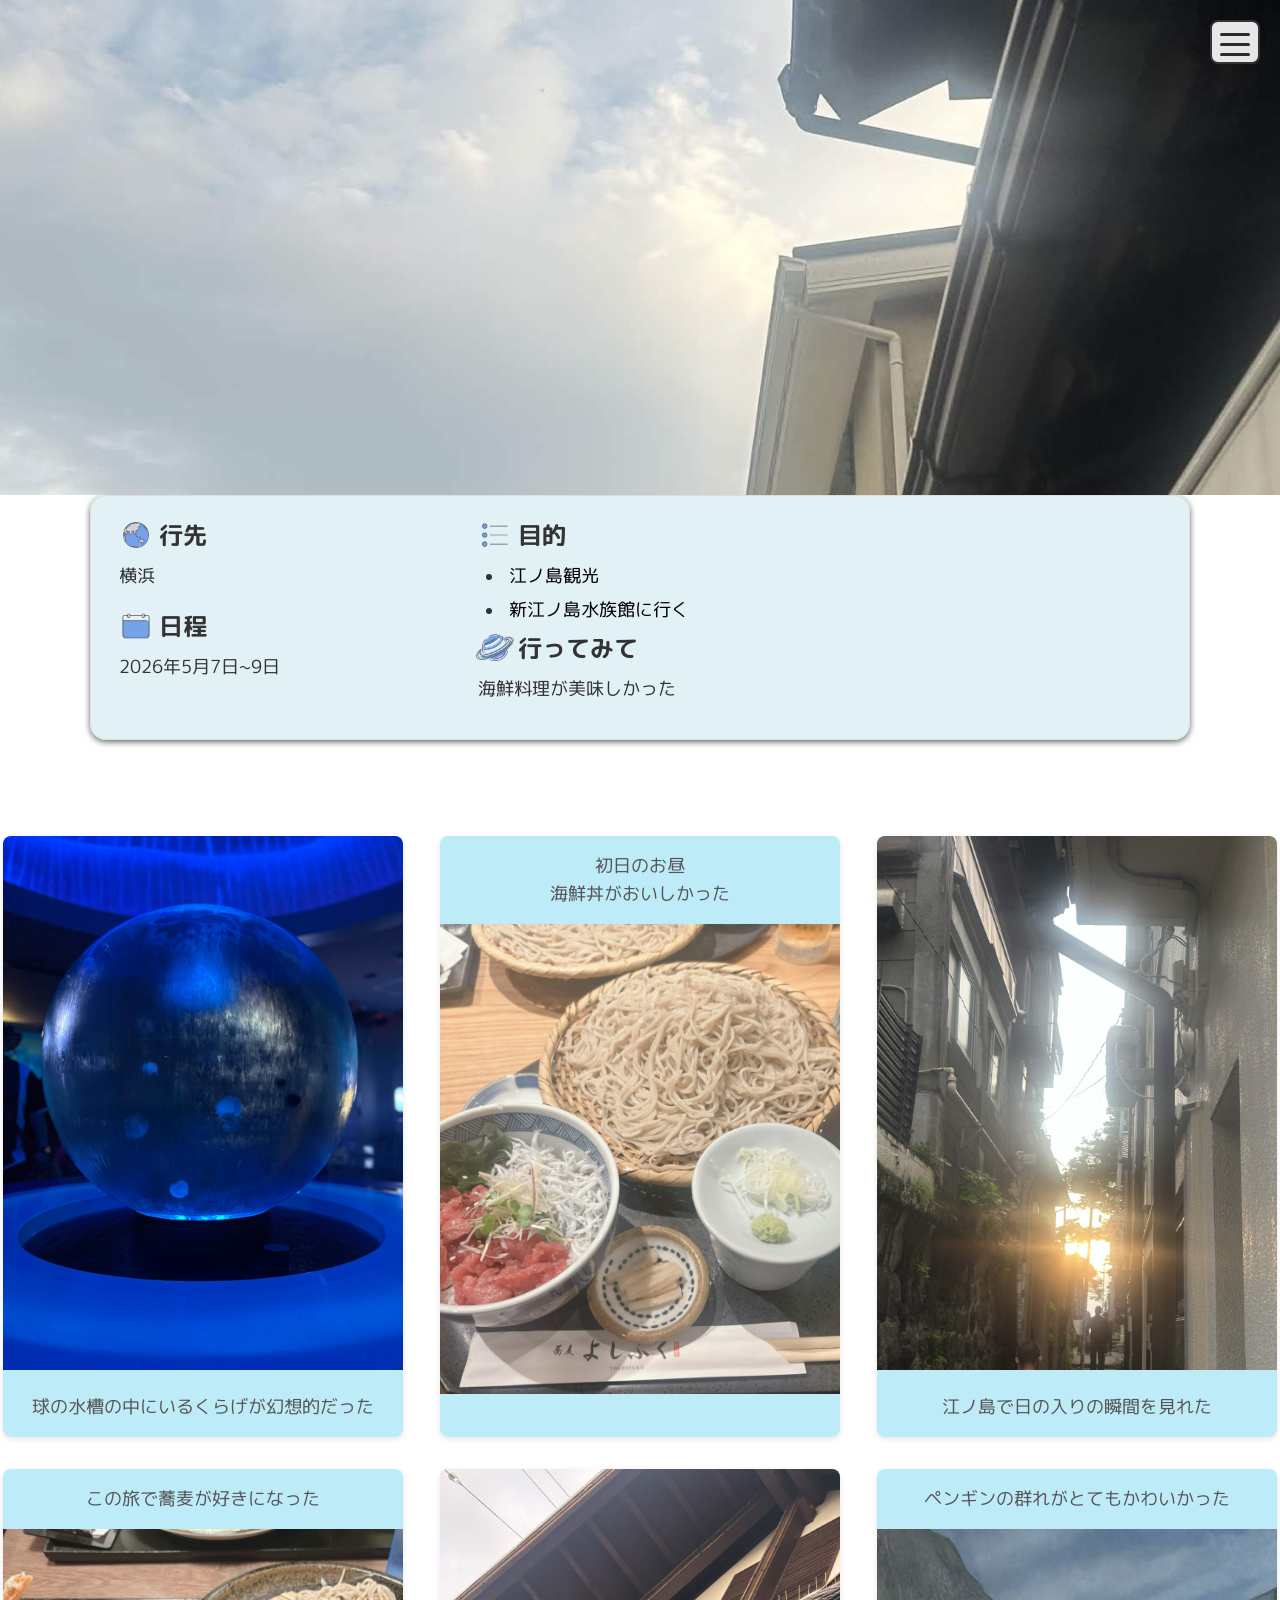
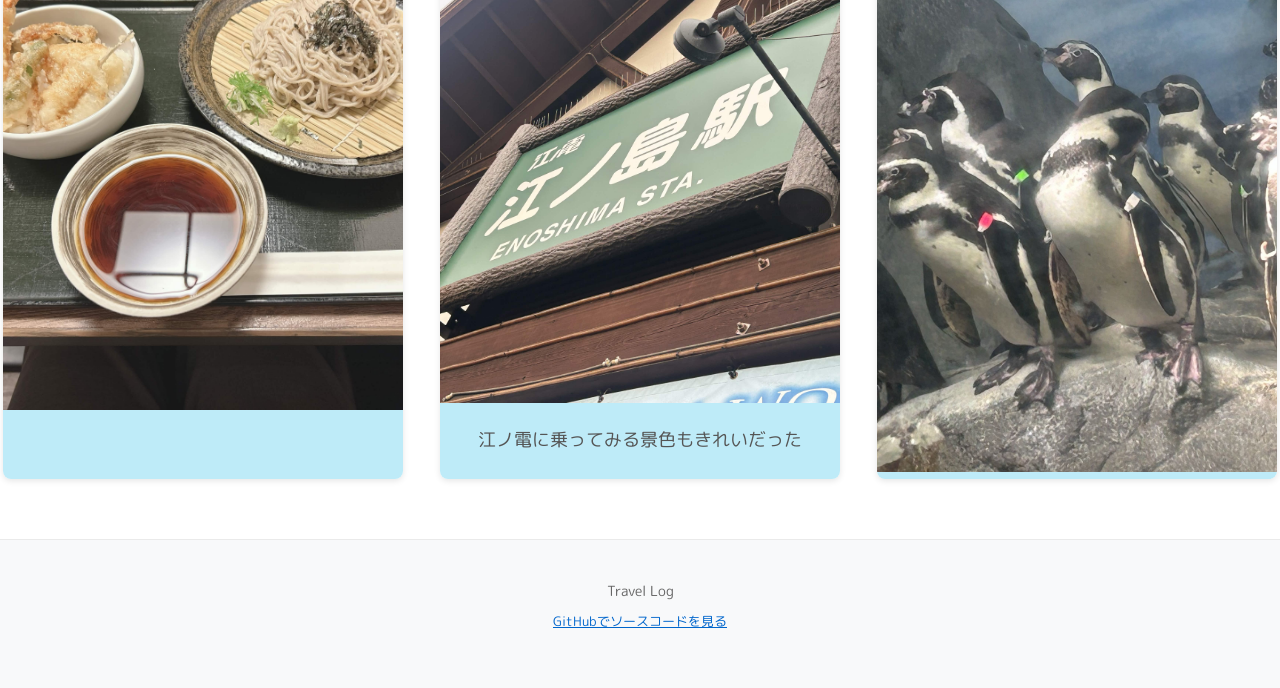
<file: 202605Yokohama.html>
<!DOCTYPE html>
<html lang="ja">

<head>
    <meta charset="UTF-8" />
    <meta name="viewport" content="width=device-width, initial-scale=1.0" />
    <link rel="stylesheet" href="style.css" />
    <link rel="preconnect" href="https://fonts.googleapis.com" />
    <link rel="preconnect" href="https://fonts.gstatic.com" crossorigin />
    <link href="https://fonts.googleapis.com/css2?family=M+PLUS+Rounded+1c&display=swap" rel="stylesheet" />
    <title>Travel Log - 2025年5月 横浜</title>
</head>

<body>
    <header class="header">
        <button class="hamburger_btn" id="hamburger" aria-label="メニューを開閉">
            <span></span>
            <span></span>
            <span></span>
        </button>

        <nav class="nav_menu" id="navMenu">
            <ul class="nav_list">
                <li class="nav_item"><a href="index.html" class="nav_link">ホーム</a></li>
                <li class="nav_item"><a href="202605Yokohama.html" class="nav_link">2026年5月 横浜・江ノ島</a></li>
                <li class="nav_item"><a href="202502Tokyo.html" class="nav_link">2025年2月 東京・お台場</a></li>
                <li class="nav_item"><a href="202502Yokohama.html" class="nav_link">2025年2月 横浜</a></li>
                <li class="nav_item"><a href="202408Tokyo.html" class="nav_link">2024年8月 東京・横浜</a></li>
                <li class="nav_item"><a href="202408Iwate.html" class="nav_link">2024年8月 岩手</a></li>
                <li class="nav_item"><a href="202306Aomori.html" class="nav_link">2023年6月 青森</a></li>
            </ul>
        </nav>
    </header>

    <main>
        <section class="page_header" style="background-image: url('img/202605Yokohama/View_3.jpg');">
        </section>

        <section class="trip_info_cont">
            <div class="trip_left-section">
                <div class="trip_topic">
                    <h2 class="trip_label goto">行先</h2>
                    <p class="trip_value">横浜</p>
                    <h2 class="trip_label data">日程</h2>
                    <p class="trip_value">2026年5月7日~9日</p>
                </div>
            </div>
            <div class="trip_right-section">
                <div class="trip_plan_li">
                    <h2 class="trip_label plan">目的</h2>
                    <ul>
                        <li>
                            <p class="trip_value">
                                <a>江ノ島観光</a>
                            </p>
                        </li>
                        <li>
                            <p class="trip_value">
                                <a>新江ノ島水族館に行く</a>
                            </p>
                        </li>
                    </ul>
                </div>
                <div class="trip_topic">
                    <h2 class="trip_label memo">行ってみて</h2>
                    <p class="trip_value">海鮮料理が美味しかった</p>
                </div>
            </div>
        </section>

        <section class="photo_slider_section">
            <div class="slider_container">
                <div class="slider_track_wrapper">
                    <div class="photo_list slider_track" id="sliderTrack">
                        <div class="photo_item">
                            <img src="img/202605Yokohama/Aquarium_1.jpg" alt="くらげが入っている球体の水槽の写真" width="400"
                                height="300" />
                            <p class="photo_text">球の水槽の中にいるくらげが幻想的だった</p>
                        </div>
                        <div class="photo_item">
                            <p class="photo_text">初日のお昼<br>海鮮丼がおいしかった</p>
                            <img src="img/202605Yokohama/Food_1.jpg" alt="海鮮丼とそばの写真" width="400" height="300" />
                        </div>
                        <div class="photo_item">
                            <img src="img/202605Yokohama/View_1.jpg" alt="建物の間から指す夕日の写真" width="400" height="300" />
                            <p class="photo_text">江ノ島で日の入りの瞬間を見れた</p>
                        </div>
                        <div class="photo_item">
                            <p class="photo_text">この旅で蕎麦が好きになった</p>
                            <img src="img/202605Yokohama/Food_2.jpg" alt="天丼とそばの写真" width="400" height="300" />
                        </div>
                        <div class="photo_item">
                            <img src="img/202605Yokohama/View_2.jpg" alt="江ノ電江の島駅の表札の写真" width="400" height="300" />
                            <p class="photo_text">江ノ電に乗ってみる景色もきれいだった</p>
                        </div>
                        <div class="photo_item">
                            <p class="photo_text">ペンギンの群れがとてもかわいかった</p>
                            <img src="img/202605Yokohama/Aquarium_2.jpg" alt="ペンギンの群れの写真" width="400" height="300" />
                        </div>
                    </div>
                </div>
            </div>
        </section>


    </main>

    <footer class="footer"
        style="text-align: center; padding: 40px 20px; background-color: #f8f9fa; color: #666; margin-top: 60px; border-top: 1px solid #eaeaea;">
        <p style="font-size: 0.9rem; margin-bottom: 8px;">Travel Log</p>
        <p style="font-size: 0.8rem; margin-bottom: 16px;">
            <a href="https://github.com/syou-00/syou-00.github.io" target="_blank" rel="noopener noreferrer"
                style="color: #0066cc; text-decoration: underline;">GitHubでソースコードを見る</a>
        </p>
    </footer>

    <div id="imageModal" class="modal">
        <span class="close">&times;</span>

        <button class="modal_btn modal_prev" id="modalPrev" aria-label="前の画像へ">&#10094;</button>
        <img class="modal-content" id="modalImage" alt="拡大画像">
        <button class="modal_btn modal_next" id="modalNext" aria-label="次の画像へ">&#10095;</button>
    </div>


    <script src="script.js"></script>

    <button class="back_to_top" id="backToTop" aria-label="ページ上部へ戻る">
        <svg class="top_arrow_icon" viewBox="0 0 24 24" width="22" height="22" stroke="currentColor" stroke-width="2.5"
            fill="none" stroke-linecap="round" stroke-linejoin="round">
            <line x1="12" y1="19" x2="12" y2="5"></line>
            <polyline points="5 12 12 5 19 12"></polyline>
        </svg>
    </button>

</body>

</html>
</file>
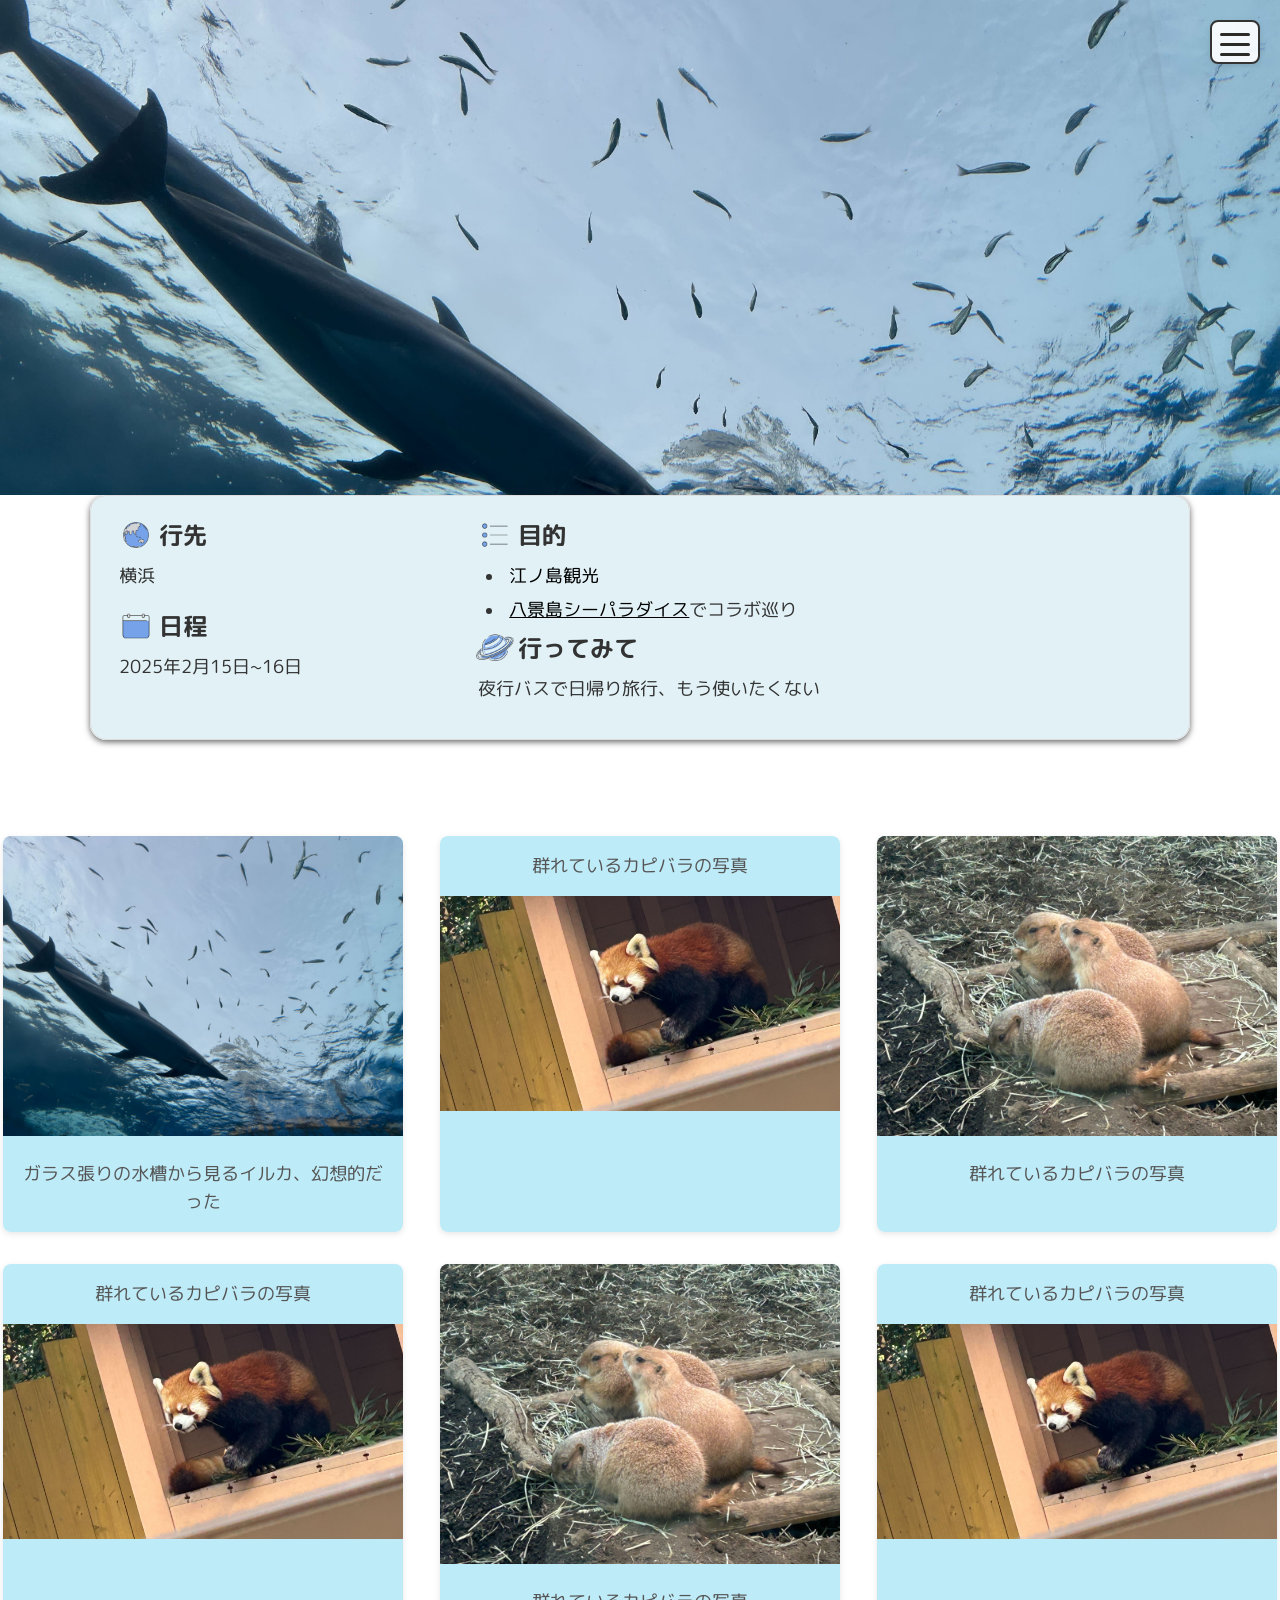
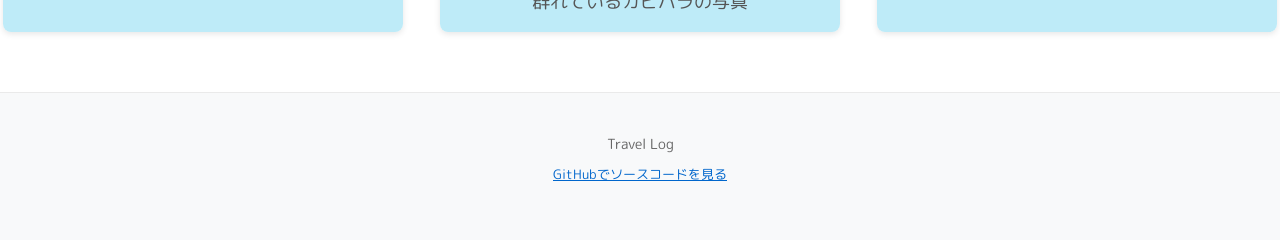
<file: Template.html>
<!DOCTYPE html>
<html lang="ja">

<head>
    <meta charset="UTF-8" />
    <meta name="viewport" content="width=device-width, initial-scale=1.0" />
    <link rel="stylesheet" href="style.css" />
    <link rel="preconnect" href="https://fonts.googleapis.com" />
    <link rel="preconnect" href="https://fonts.gstatic.com" crossorigin />
    <link href="https://fonts.googleapis.com/css2?family=M+PLUS+Rounded+1c&display=swap" rel="stylesheet" />
    <title>Travel Log - テンプレート</title>
</head>

<body>
    <header class="header">
        <button class="hamburger_btn" id="hamburger" aria-label="メニューを開閉">
            <span></span>
            <span></span>
            <span></span>
        </button>

        <nav class="nav_menu" id="navMenu">
            <ul class="nav_list">
                <li class="nav_item"><a href="index.html" class="nav_link">ホーム</a></li>
                <li class="nav_item"><a href="202605Yokohama.html" class="nav_link">2026年5月 横浜・江ノ島</a></li>
                <li class="nav_item"><a href="202502Tokyo.html" class="nav_link">2025年2月 東京・お台場</a></li>
                <li class="nav_item"><a href="202502Yokohama.html" class="nav_link">2025年2月 横浜</a></li>
                <li class="nav_item"><a href="202408Tokyo.html" class="nav_link">2024年8月 東京・横浜</a></li>
                <li class="nav_item"><a href="202408Akita.html" class="nav_link">2024年8月 秋田</a></li>
                <li class="nav_item"><a href="202306Aomori.html" class="nav_link">2023年6月 青森</a></li>
            </ul>
        </nav>
    </header>

    <main>
        <section class="page_header" style="background-image: url('img/202502Yokohama/Aquarium_1.jpg');">
        </section>

        <section class="trip_info_cont">
            <div class="trip_left-section">
                <div class="trip_topic">
                    <h2 class="trip_label goto">行先</h2>
                    <p class="trip_value">横浜</p>
                    <h2 class="trip_label data">日程</h2>
                    <p class="trip_value">2025年2月15日~16日</p>
                </div>
            </div>
            <div class="trip_right-section">
                <div class="trip_plan_li">
                    <h2 class="trip_label plan">目的</h2>
                    <ul>
                        <li>
                            <p class="trip_value">
                                <a>江ノ島観光</a>
                            </p>
                        </li>
                        <li>
                            <p class="trip_value">
                                <a href="https://www.seaparadise.co.jp/index.html" class="shop_link" target="_blank"
                                    rel="noopener noreferrer">八景島シーパラダイス</a>でコラボ巡り
                            </p>
                        </li>
                    </ul>
                </div>
                <div class="trip_topic">
                    <h2 class="trip_label memo">行ってみて</h2>
                    <p class="trip_value">夜行バスで日帰り旅行、もう使いたくない</p>
                </div>
            </div>
        </section>

        <section class="photo_slider_section">
            <div class="slider_container">
                <div class="slider_track_wrapper">
                    <div class="photo_list slider_track" id="sliderTrack">
                        <div class="photo_item">
                            <img src="img/202502Yokohama/Aquarium_1.jpg" alt="泳いでいるイルカを下から写した写真" width="400" height="300" />
                            <p class="photo_text">ガラス張りの水槽から見るイルカ、幻想的だった</p>
                        </div>
                        <div class="photo_item">
                            <p class="photo_text">群れているカピバラの写真</p>
                            <img src="img/202502Yokohama/Aquarium_3.jpg" alt="群れているカピバラの写真" width="400" height="300" />
                        </div>
                        <div class="photo_item">
                            <img src="img/202502Yokohama/Aquarium_2.jpg" alt="群れているカピバラの写真" width="400" height="300" />
                            <p class="photo_text">群れているカピバラの写真</p>
                        </div>
                        <div class="photo_item">
                            <p class="photo_text">群れているカピバラの写真</p>
                            <img src="img/202502Yokohama/Aquarium_3.jpg" alt="群れているカピバラの写真" width="400" height="300" />
                        </div>
                        <div class="photo_item">
                            <img src="img/202502Yokohama/Aquarium_2.jpg" alt="群れているカピバラの写真" width="400" height="300" />
                            <p class="photo_text">群れているカピバラの写真</p>
                        </div>
                        <div class="photo_item">
                            <p class="photo_text">群れているカピバラの写真</p>
                            <img src="img/202502Yokohama/Aquarium_3.jpg" alt="群れているカピバラの写真" width="400" height="300" />
                        </div>
                    </div>
                </div>
            </div>
        </section>


    </main>

    <footer class="footer"
        style="text-align: center; padding: 40px 20px; background-color: #f8f9fa; color: #666; margin-top: 60px; border-top: 1px solid #eaeaea;">
        <p style="font-size: 0.9rem; margin-bottom: 8px;">Travel Log</p>
        <p style="font-size: 0.8rem; margin-bottom: 16px;">
            <a href="https://github.com/syou-00/syou-00.github.io" target="_blank" rel="noopener noreferrer"
                style="color: #0066cc; text-decoration: underline;">GitHubでソースコードを見る</a>
        </p>
    </footer>

    <div id="imageModal" class="modal">
        <span class="close">&times;</span>

        <button class="modal_btn modal_prev" id="modalPrev" aria-label="前の画像へ">&#10094;</button>
        <img class="modal-content" id="modalImage" alt="拡大画像">
        <button class="modal_btn modal_next" id="modalNext" aria-label="次の画像へ">&#10095;</button>
    </div>


    <script src="script.js"></script>

    <button class="back_to_top" id="backToTop" aria-label="ページ上部へ戻る">
        <svg class="top_arrow_icon" viewBox="0 0 24 24" width="22" height="22" stroke="currentColor" stroke-width="2.5"
            fill="none" stroke-linecap="round" stroke-linejoin="round">
            <line x1="12" y1="19" x2="12" y2="5"></line>
            <polyline points="5 12 12 5 19 12"></polyline>
        </svg>
    </button>

</body>

</html>
</file>
<file: style.css>
* {
  margin: 0;
  padding: 0;
  box-sizing: border-box;
}

body {
  font-family: "M PLUS Rounded 1c", sans-serif;
  line-height: 1.6;
  color: #333;
}

.m-plus-rounded-1c-regular {
  font-family: "M PLUS Rounded 1c", sans-serif;
  font-weight: 400;
  font-style: normal;
}

/* ヘッダー */
.home_title {
  position: relative;
  background-image: url("img/202502Tokyo/Aquarium_4.jpg");
  background-size: cover;
  background-position: center;
  height: 55vh;
  width: 100%;
}

.page_header {
  position: relative;
  background-size: cover;
  background-position: center;
  height: 55vh;
  width: 100%;
}

.title_text {
  background-color: rgba(0, 0, 0, 0.7);
  padding: 20px;
  border-radius: 16px;
  position: absolute;
  top: 50%;
  left: 50%;
  transform: translate(-50%, -50%);
  color: rgb(255, 255, 255);
  text-align: center;
  font-family: "M PLUS Rounded 1c", sans-serif;
}

.hamburger_btn {
  position: fixed;
  top: 20px;
  right: 20px;
  width: 50px;
  height: 44px;
  padding: 0;
  z-index: 100;
  background-color: rgba(255, 255, 255, 0.9);
  border: 2px solid #333;
  border-radius: 8px;
  box-shadow: 0 2px 6px rgba(0, 0, 0, 0.1);
  cursor: pointer;
}

.hamburger_btn span {
  position: absolute;
  left: 8px;
  width: 30px;
  height: 3px;
  background-color: #2b2a27;
  border-radius: 2px;
}

.hamburger_btn,
.hamburger_btn span {
  display: inline-block;
  transition: all .5s;
  box-sizing: border-box;
}

.hamburger_btn span:nth-child(1) {
  top: 11px;
}

.hamburger_btn span:nth-child(2) {
  top: 21px;
}

.hamburger_btn span:nth-child(3) {
  bottom: 6px;
}

.hamburger_btn.active span:nth-of-type(1) {
  transform: translateY(10px) rotate(45deg);
}

.hamburger_btn.active span:nth-of-type(2) {
  opacity: 0;
}

.hamburger_btn.active span:nth-of-type(3) {
  transform: translateY(-10px) rotate(-45deg);
}

.nav_menu {
  position: fixed;
  top: 0;
  right: -100%;
  width: 250px;
  height: 100%;
  background-color: #fff;
  box-shadow: -2px 0 5px rgba(0, 0, 0, 0.1);
  transition: right 0.3s ease-in-out;
  z-index: 99;
  padding-top: 80px;
}

.nav_menu.open {
  right: 0;
}

.nav_menu ul {
  list-style: none;
  padding: 20px;
}

.nav_menu li {
  margin-bottom: 20px;
}

.nav_menu a {
  text-decoration: none;
  color: #333;
  font-size: 18px;
}

.nav_menu a:hover {
  color: #007bff;
}

.nav_menu.is-active {
  color: #007bff;
  font-weight: bold;
}


/* 本文 */
.card_list {
  display: flex;
  gap: 16px;
  flex-wrap: wrap;
  padding: 8px;
  max-width: 1248px;
  margin: 0 auto;
  justify-content: center;
}

.card_image {
  height: auto;
  overflow: hidden;
  aspect-ratio: 16 / 9;
  width: 100%;
}

.crad_imge img {
  width: 100%;
  height: 100%;
  object-fit: cover;
}

.card {
  flex: 0 1 400px;
  box-sizing: border-box;
  border: 3px solid #ddd;
  border-radius: 12px;
  justify-content: center;
  overflow: hidden;
  box-shadow: 0 2px 6px rgba(0, 0, 0, 0.1);
  font-family: sans-serif;
  text-decoration: none;
  color: inherit;
}

.card_link {
  aspect-ratio: 16 / 9;
  overflow: hidden;
}

a {
  text-decoration: none;
  color: #000000;
}

.shop_link {
  text-decoration: underline;
  color: #000000;
}

.shop_link:hover {
  color: #a7a4a4;
  text-decoration: underline;
}

.card:hover,
.photo_item:hover {
  box-shadow: 0 8px 20px rgba(0, 0, 0, 0.2);
  transform: translateY(-5px);
  transition: 0.3s ease;
}

.card h2 {
  font-size: 1.25rem;
  margin: 16px;
  justify-self: center;
}

.card h2:hover {
  color: #555;
  text-decoration: underline;
}

.card p {
  font-size: 1rem;
  margin: 0 16px 16px;
  color: #555;
  justify-self: center;
}


.trip_info_cont {
  background-color: #ddf0f5e0;
  border: 1px solid #ddd;
  border-radius: 16px;
  box-shadow: 0 2px 6px rgba(0, 0, 0, 0.6);
  margin: 40px auto;
  max-width: 1100px;
  margin: 0 auto;
  display: flex;
  justify-content: space-between;
  gap: 10px;
  padding: 20px;
  font-family: "M PLUS Rounded 1c", sans-serif;
}

.trip_left-section {
  flex: 1;
  min-width: 300px;
}

.trip_right-section {
  flex: 2;
  min-width: 200px;
}

.trip_right-section li.trip_value {
  margin-bottom: 5px;
}

.trip_label {
  position: relative;
  padding-left: 48px;
  font-size: 1.5rem;
  font-weight: bold;
  margin: 0px 0px 8px;
}

.trip_label::before {
  content: "";
  display: inline-block;
  width: 50px;
  height: 50px;
  background-size: cover;
  background-repeat: no-repeat;
  background-position: center;
  position: absolute;
  left: 0;
  top: 50%;
  transform: translateY(-50%);
}

@media (max-width: 600px) {
  .trip_info_cont {
    flex-direction: column;
    gap: 20px;
  }
}

.goto::before {
  background-image: url("img/500.png");
}

.data::before {
  background-image: url("img/ic033.png");
}

.plan::before {
  background-image: url("img/ic029.png");
}

.memo::before {
  background-image: url("img/499.png");
}

.trip_value {
  font-size: 1.1rem;
  margin: 0px 0px 16px;
}

.trip_value {
  margin-left: 8px;
}

.trip_plan_li ul {
  list-style: disc inside !important;
  padding-left: 16px !important;
  margin: 0 !important;
}

.trip_plan_li li {
  margin-top: 4px;
  margin-bottom: 5px;
  padding: 0 !important;
}

.trip_plan_li li .trip_value,
.trip_plan_li li a {
  display: inline;
  margin: 0 !important;
  padding: 0 !important;
}


/* 写真 */

.photo_list {
  display: grid;
  grid-template-columns: repeat(auto-fit, minmax(400px, 1fr));
  gap: 32px;
  padding: 0px;
  max-width: 1300px;
  margin: 0 auto;
  justify-items: center;
  margin-top: 96px;
}

.photo_item {
  background-color: #b5e9f7e0;
  overflow: hidden;
  max-width: 400px;
  border-radius: 8px;
  box-shadow: 0 2px 6px rgba(0, 0, 0, 0.1);
  transition: 0.3s ease;
  font-family: "M PLUS Rounded 1c", sans-serif;
}

.photo_item img {
  width: 100%;
  height: auto;
  object-fit: cover;
  cursor: zoom-in;
}

.photo_text {
  padding: 16px;
  font-size: 1.1rem;
  color: #555;
  text-align: center;
  font-family: "M PLUS Rounded 1c", sans-serif;
}

.modal {
  display: none;
  position: fixed;
  z-index: 1000;
  padding-top: 60px;
  left: 0;
  top: 0;
  width: 100%;
  height: 100%;
  overflow: auto;
  background-color: rgb(0, 0, 0);
  background-color: rgba(0, 0, 0, 0.9);
}

.modal-content {
  margin: auto;
  display: block;
  max-width: 90%;
  max-height: 90%;
  object-fit: contain;
}

.modal-content {
  animation-name: zoom;
  animation-duration: 0.6s;
}

.modal_btn {
  position: absolute;
  top: 50%;
  transform: translateY(-50%);
  background: rgba(255, 255, 255, 0.2);
  color: #ffffff;
  border: none;
  border-radius: 50%;
  width: 50px;
  height: 50px;
  font-size: 24px;
  cursor: pointer;
  display: flex;
  align-items: center;
  justify-content: center;
  z-index: 1010;
  transition: background 0.2s, transform 0.2s;
}

.modal_btn:hover {
  background: rgba(255, 255, 255, 0.5);
  transform: translateY(-50%) scale(1.1);
}

.modal_prev {
  left: 20px;
}

.modal_next {
  right: 20px;
}

@keyframes zoom {
  from {
    transform: scale(0.1);
  }

  to {
    transform: scale(1);
  }
}

.close {
  position: absolute;
  top: 15px;
  right: 35px;
  color: #f1f1f1;
  font-size: 40px;
  font-weight: bold;
  transition: 0.3s;
  cursor: pointer;
}

.close:hover,
.close:focus {
  color: #bbb;
  text-decoration: none;
}

/* --- ページトップへ戻るボタン --- */
.back_to_top {
  position: fixed;
  bottom: 30px;
  left: 30px;
  width: 48px;
  height: 48px;
  background-color: #333333;
  border: none;
  border-radius: 50%;
  cursor: pointer;
  box-shadow: 0 4px 10px rgba(0, 0, 0, 0.25);
  display: flex;
  align-items: center;
  justify-content: center;
  opacity: 0;
  visibility: hidden;
  transition: opacity 0.3s, visibility 0.3s, background-color 0.2s, transform 0.2s;
  z-index: 90;
}

.top_arrow_icon {
  stroke: #ffffff;
}

.back_to_top:hover {
  background-color: #007bff;
  transform: translateY(-3px);
}

.back_to_top.show {
  opacity: 1;
  visibility: visible;
}
</file>
